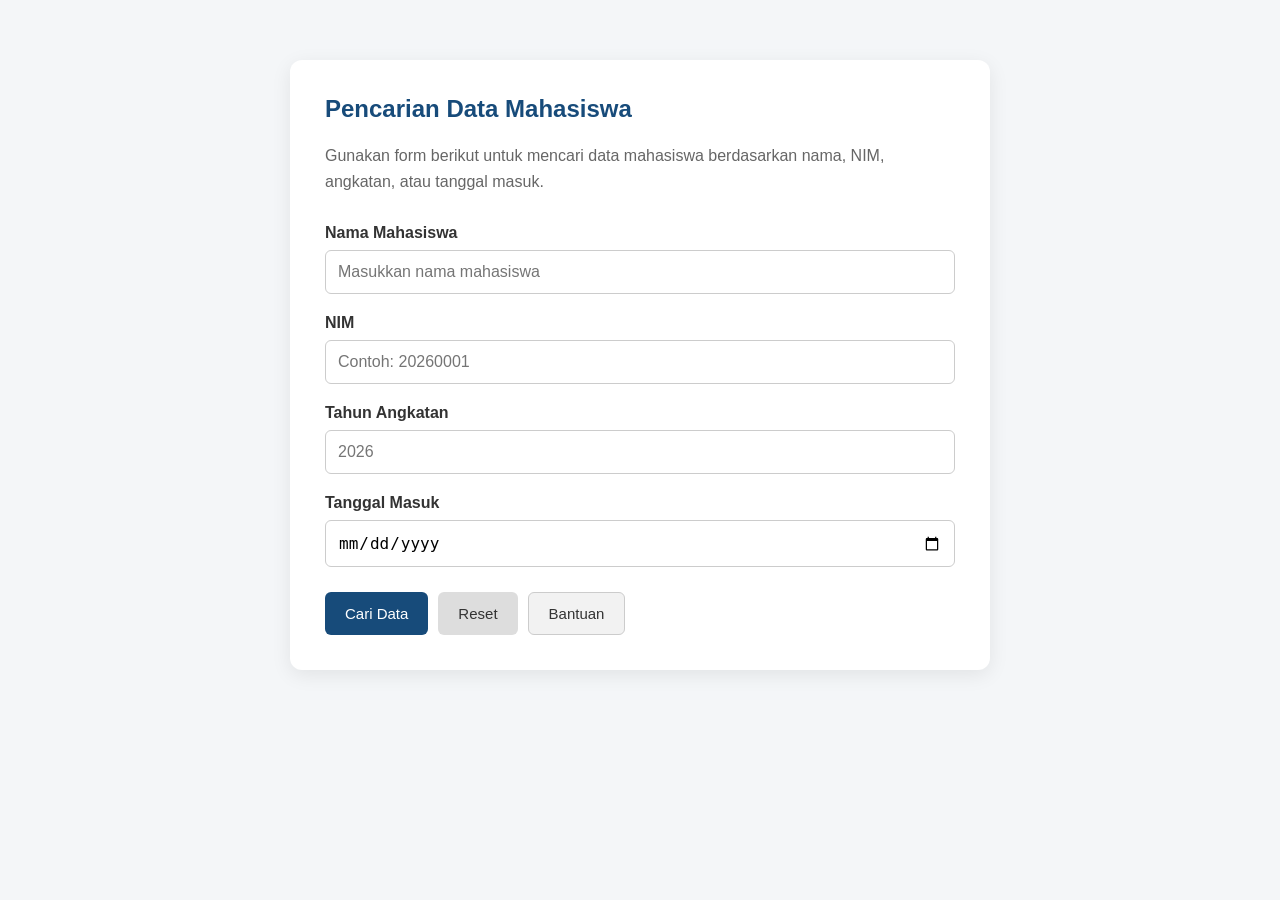
<file: Pertemuan7/Contoh 1/index.html>
<!DOCTYPE html>
<html lang="id">
<head>
    <meta charset="UTF-8">
    <meta name="viewport"
          content="width=device-width, initial-scale=1.0">
    <title>Form Pencarian Mahasiswa</title>
    <link rel="stylesheet" href="style.css">
</head>
<body>

    <main class="container">
        <section class="form-card">

            <h1>Pencarian Data Mahasiswa</h1>

            <p class="description">
                Gunakan form berikut untuk mencari data mahasiswa
                berdasarkan nama, NIM, angkatan, atau tanggal masuk.
            </p>

            <!--
                Method GET digunakan karena form ini
                digunakan untuk pencarian data.
            -->
            <form action="hasilpencarian.html"method="get">

                <!-- Input Text -->
                <div class="form-group">
                    <label for="nama">
                        Nama Mahasiswa
                    </label>

                    <input
                        type="text"
                        id="nama"
                        name="nama"
                        placeholder="Masukkan nama mahasiswa">
                </div>

                <!-- Input Text -->
                <div class="form-group">
                    <label for="nim">
                        NIM
                    </label>

                    <input
                        type="text"
                        id="nim"
                        name="nim"
                        placeholder="Contoh: 20260001">
                </div>

                <!-- Input Number -->
                <div class="form-group">
                    <label for="angkatan">
                        Tahun Angkatan
                    </label>

                    <input
                        type="number"
                        id="angkatan"
                        name="angkatan"
                        min="2020"
                        max="2030"
                        placeholder="2026">
                </div>

                <!-- Input Date -->
                <div class="form-group">
                    <label for="tanggal">
                        Tanggal Masuk
                    </label>

                    <input
                        type="date"
                        id="tanggal"
                        name="tanggal">
                </div>

                <!-- Button -->
                <div class="button-group">
                    <button
                        type="submit"
                        class="btn btn-primary">
                        Cari Data
                    </button>

                    <button
                        type="reset"
                        class="btn btn-secondary">
                        Reset
                    </button>

                    <button
                        type="button"
                        class="btn btn-neutral">
                        Bantuan
                    </button>
                </div>

            </form>
        </section>
    </main>

</body>
</html>
</file>
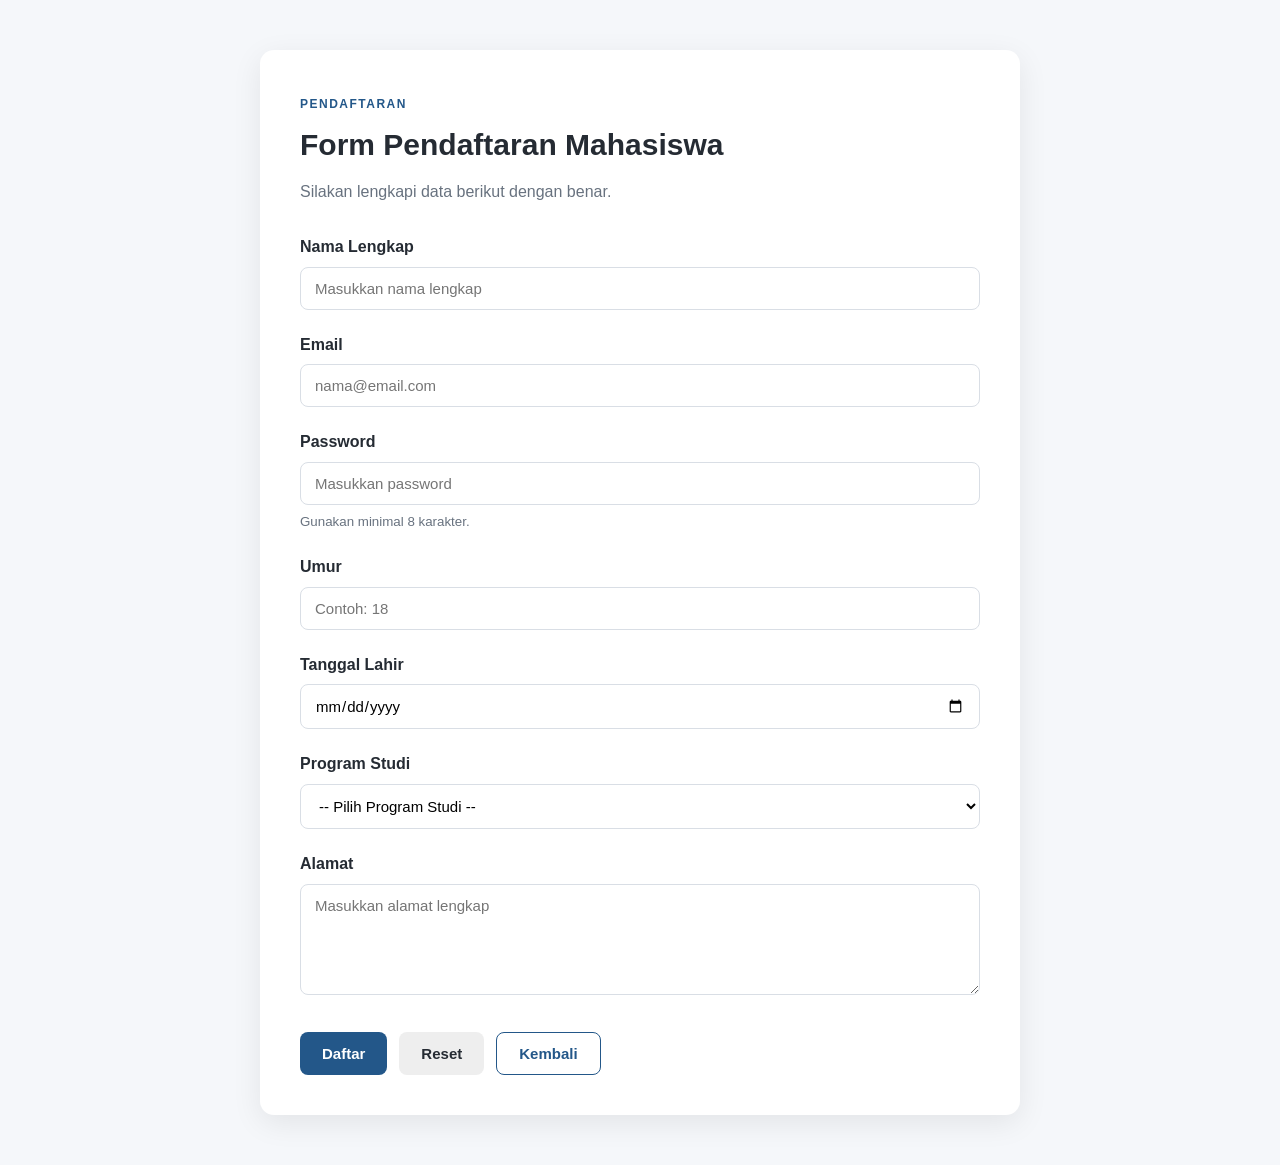
<file: Pertemuan7/Contoh 2/index.html>
<!DOCTYPE html>
<html lang="id">
<head>
    <meta charset="UTF-8">
    <meta name="viewport"
          content="width=device-width, initial-scale=1.0">
    <title>Form Pendaftaran Mahasiswa</title>
    <link rel="stylesheet"
          href="style.css">
</head>
<body>

    <main class="container">
        <section class="registration-card">

            <div class="form-header">
                <span class="label">
                    PENDAFTARAN
                </span>
                <h1>
                    Form Pendaftaran Mahasiswa
                </h1>
                <p>
                    Silakan lengkapi data berikut dengan benar.
                </p>
            </div>

            <!--
                Method POST digunakan karena
                data pendaftaran dikirim melalui
                body HTTP request.
            -->
            <form
                action="/proses-pendaftaran"
                method="post">

                <!-- Nama -->
                <div class="form-group">
                    <label for="nama">
                        Nama Lengkap
                    </label>
                    <input
                        type="text"
                        id="nama"
                        name="nama"
                        placeholder="Masukkan nama lengkap"
                        required>
                </div>

                <!-- Email -->
                <div class="form-group">
                    <label for="email">
                        Email
                    </label>
                    <input
                        type="email"
                        id="email"
                        name="email"
                        placeholder="nama@email.com"
                        required>
                </div>

                <!-- Password -->
                <div class="form-group">
                    <label for="password">
                        Password
                    </label>
                    <input
                        type="password"
                        id="password"
                        name="password"
                        placeholder="Masukkan password"
                        required>
                    <small>
                        Gunakan minimal 8 karakter.
                    </small>
                </div>

                <!-- Umur -->
                <div class="form-group">
                    <label for="umur">
                        Umur
                    </label>
                    <input
                        type="number"
                        id="umur"
                        name="umur"
                        min="16"
                        max="80"
                        placeholder="Contoh: 18">
                </div>

                <!-- Tanggal Lahir -->
                <div class="form-group">
                    <label for="tanggal-lahir">
                        Tanggal Lahir
                    </label>
                    <input
                        type="date"
                        id="tanggal-lahir"
                        name="tanggal_lahir"
                        required>
                </div>

                <!-- Program Studi -->
                <div class="form-group">
                    <label for="program-studi">
                        Program Studi
                    </label>
                    <select
                        id="program-studi"
                        name="program_studi"
                        required>
                        <option value="">
                            -- Pilih Program Studi --
                        </option>
                        <option value="informatika">
                            Teknik Informatika
                        </option>
                        <option value="mesin">
                            Teknik Mesin
                        </option>
                        <option value="elektro">
                            Teknik Elektro
                        </option>
                        <option value="sipil">
                            Teknik Sipil
                        </option>
                    </select>
                </div>

                <!-- Alamat -->
                <div class="form-group">
                    <label for="alamat">
                        Alamat
                    </label>
                    <textarea
                        id="alamat"
                        name="alamat"
                        rows="5"
                        placeholder="Masukkan alamat lengkap"></textarea>
                </div>

                <!-- Button -->
                <div class="button-group">
                    <button
                        type="submit"
                        class="btn btn-primary">
                        Daftar
                    </button>

                    <button
                        type="reset"
                        class="btn btn-reset">
                        Reset
                    </button>

                    <button
                        type="button"
                        class="btn btn-secondary">
                        Kembali
                    </button>
                </div>

            </form>
        </section>
    </main>

</body>
</html>
</file>
<file: Pertemuan7/Contoh 1/style.css>
* {
    box-sizing: border-box;
}

body {
    margin: 0;
    font-family: Arial, Helvetica, sans-serif;
    background-color: #f4f6f8;
    color: #333333;
}

.container {
    width: 90%;
    max-width: 700px;
    margin: 60px auto;
}

.form-card {
    background-color: white;
    padding: 35px;
    border-radius: 12px;
    box-shadow: 0 5px 20px rgba(0, 0, 0, 0.08);
}

h1 {
    margin-top: 0;
    color: #174b7a;
}

.description {
    color: #666666;
    line-height: 1.6;
    margin-bottom: 30px;
}

.form-group {
    margin-bottom: 20px;
}

label {
    display: block;
    margin-bottom: 8px;
    font-weight: bold;
}

input {
    width: 100%;
    padding: 12px;
    border: 1px solid #cccccc;
    border-radius: 6px;
    font-size: 16px;
}

input:focus {
    outline: 2px solid #2b78c5;
    border-color: #2b78c5;
}

.button-group {
    display: flex;
    gap: 10px;
    margin-top: 25px;
}

.btn {
    padding: 12px 20px;
    border: none;
    border-radius: 6px;
    cursor: pointer;
    font-size: 15px;
}

.btn-primary {
    background-color: #174b7a;
    color: white;
}

.btn-secondary {
    background-color: #dddddd;
    color: #333333;
}

.btn-neutral {
    background-color: #f2f2f2;
    color: #333333;
    border: 1px solid #cccccc;
}

@media (max-width: 600px) {
    .container {
        margin: 25px auto;
    }

    .form-card {
        padding: 22px;
    }

    .button-group {
        flex-direction: column;
    }

    .btn {
        width: 100%;
    }
}
</file>
<file: Pertemuan7/Contoh 2/style.css>
:root {
    --primary: #235789;
    --primary-dark: #173d61;
    --background: #f5f7fa;
    --surface: #ffffff;
    --border: #d9dee5;
    --text: #252b33;
    --text-secondary: #68727f;
    --radius: 8px;
}

* {
    box-sizing: border-box;
}

body {
    margin: 0;
    font-family: Arial, Helvetica, sans-serif;
    background-color: var(--background);
    color: var(--text);
    line-height: 1.6;
}

.container {
    width: 90%;
    max-width: 760px;
    margin: 50px auto;
}

.registration-card {
    background-color: var(--surface);
    padding: 40px;
    border-radius: 14px;
    box-shadow: 0 8px 30px rgba(0, 0, 0, 0.08);
}

.form-header {
    margin-bottom: 30px;
}

.form-header h1 {
    margin: 5px 0 10px;
    font-size: 30px;
}

.form-header p {
    margin: 0;
    color: var(--text-secondary);
}

.label {
    color: var(--primary);
    font-size: 12px;
    font-weight: bold;
    letter-spacing: 1.5px;
}

/* FORM */
.form-group {
    margin-bottom: 22px;
}

label {
    display: block;
    font-weight: bold;
    margin-bottom: 7px;
}

input,
select,
textarea {
    width: 100%;
    padding: 12px 14px;
    border: 1px solid var(--border);
    border-radius: var(--radius);
    font-family: inherit;
    font-size: 15px;
    background-color: white;
}

textarea {
    resize: vertical;
}

input:focus,
select:focus,
textarea:focus {
    outline: 2px solid rgba(35, 87, 137, 0.25);
    border-color: var(--primary);
}

small {
    display: block;
    margin-top: 6px;
    color: var(--text-secondary);
}

/* BUTTON */
.button-group {
    display: flex;
    gap: 12px;
    margin-top: 30px;
}

.btn {
    padding: 12px 22px;
    border: none;
    border-radius: var(--radius);
    cursor: pointer;
    font-size: 15px;
    font-weight: bold;
}

.btn-primary {
    background-color: var(--primary);
    color: white;
}

.btn-primary:hover {
    background-color: var(--primary-dark);
}

.btn-reset {
    background-color: #eeeeee;
    color: var(--text);
}

.btn-secondary {
    background-color: white;
    color: var(--primary);
    border: 1px solid var(--primary);
}

/* RESPONSIVE */
@media (max-width: 600px) {
    .container {
        margin: 20px auto;
    }

    .registration-card {
        padding: 24px;
    }

    .form-header h1 {
        font-size: 25px;
    }

    .button-group {
        flex-direction: column;
    }

    .btn {
        width: 100%;
    }
}
</file>
